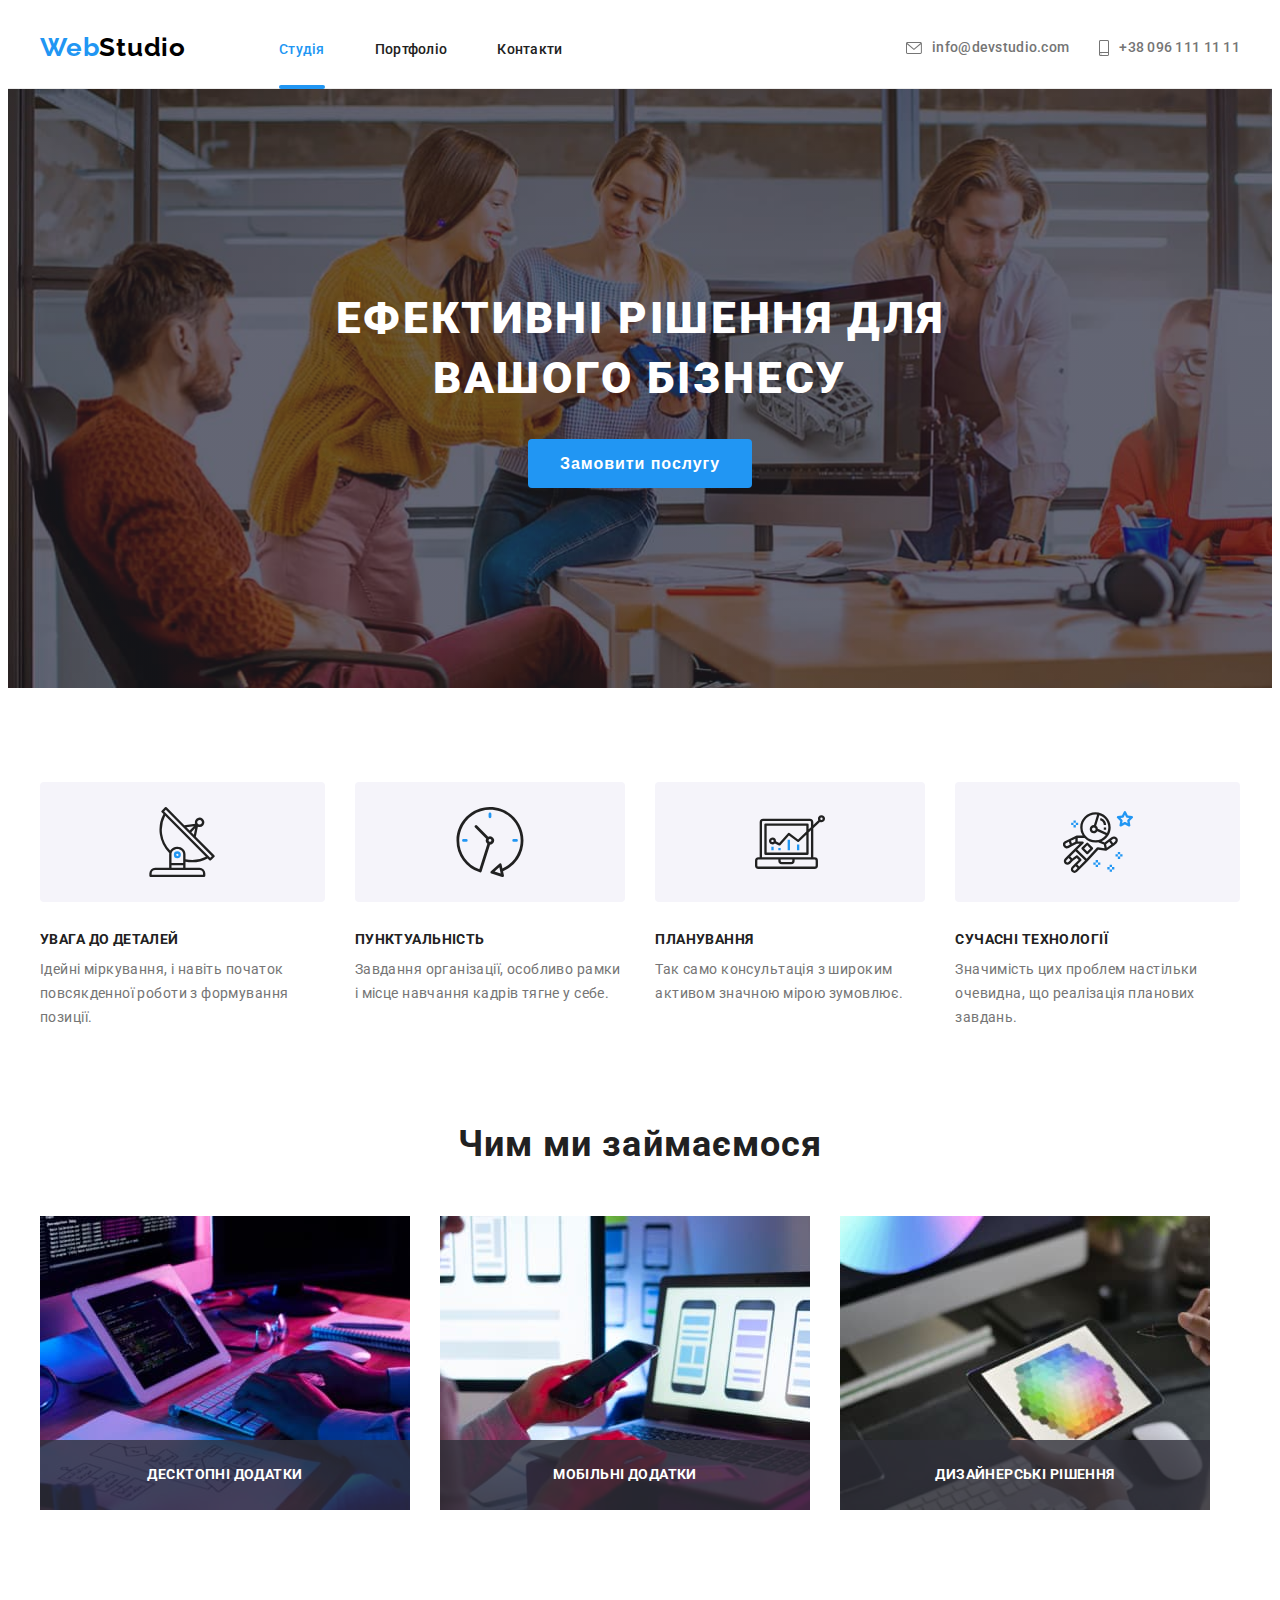
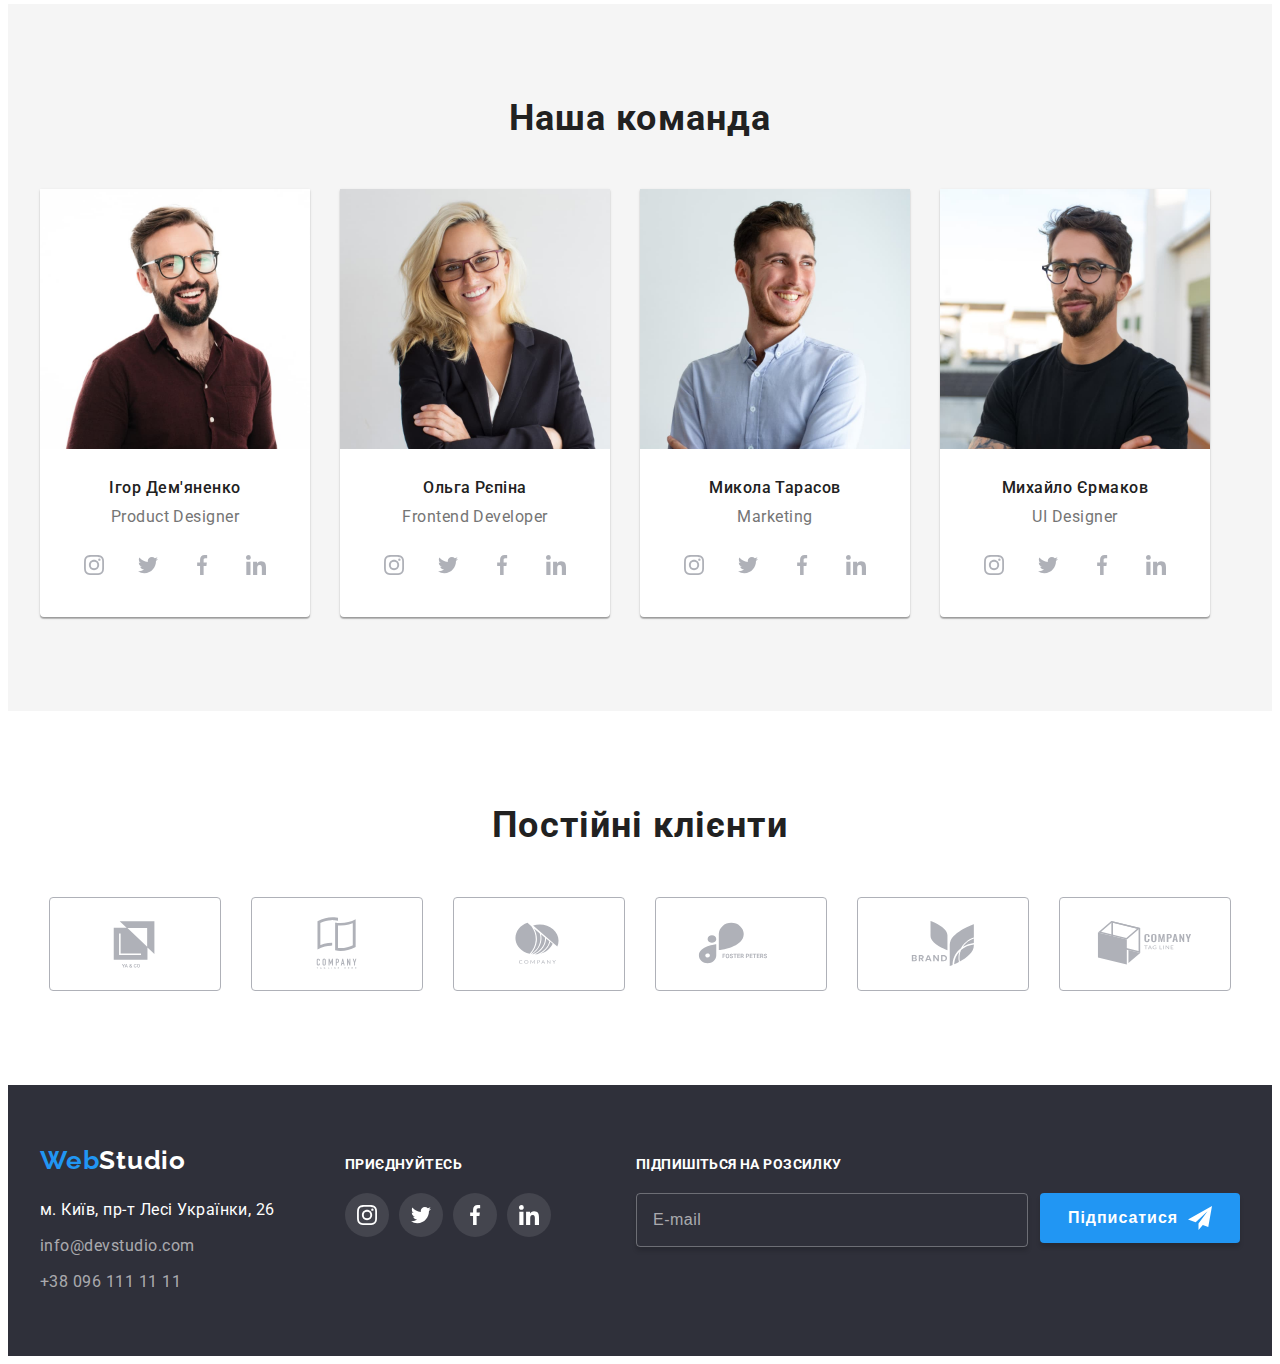
<file: index.html>
<!DOCTYPE html>
<html lang="uk">
  <head>
    <meta charset="UTF-8" />
    <meta http-equiv="X-UA-Compatible" content="IE=edge" />
    <meta name="viewport" content="width=device-width, initial-scale=1.0" />
    <title>Студія</title>
    <link rel="preconnect" href="https://fonts.googleapis.com" />
    <link rel="preconnect" href="https://fonts.gstatic.com" crossorigin />
    <link
      href="https://fonts.googleapis.com/css2?family=Raleway:wght@700&family=Roboto:wght@400;500;700;900&display=swap"
      rel="stylesheet"
    />
    <!-- modern normalise -->
    <link
      rel="stylesheet"
      href="https://cdnjs.cloudflare.com/ajax/libs/modern-normalize/1.1.0/modern-normalize.min.css"
      integrity="sha512-wpPYUAdjBVSE4KJnH1VR1HeZfpl1ub8YT/NKx4PuQ5NmX2tKuGu6U/JRp5y+Y8XG2tV+wKQpNHVUX03MfMFn9Q=="
      crossorigin="anonymous"
      referrerpolicy="no-referrer"
    />
    <!-- modern--normalise -->

    <!----- Styles ------->
    <link rel="stylesheet" href="./css/main.min.css" />
    <link rel="stylesheet" href="./css/styles.css" />
    <!----- Styles ------->
  </head>
  <body>
    <header class="header">
      <div class="header__container container">
        <a href="./index.html" class="logo logo_header link">
          <span class="logo__accent">Web</span>Studio</a
        >
        <nav class="nav">
          <ul class="nav__list list">
            <li class="nav__item">
              <a href="./index.html" class="nav__link nav__link--current link"
                >Студія</a
              >
            </li>
            <li class="nav__item">
              <a href="./portfolio.html" class="nav__link link">Портфоліо</a>
            </li>
            <li class="nav__item">
              <a href="" class="nav__link link">Контакти</a>
            </li>
          </ul>
        </nav>

        <ul class="contact list">
          <li>
            <a
              href="mailto:info@devstudio.com"
              class="contact__link header_contact__link link"
            >
              <svg class="contact__icon" width="16" height="12">
                <use href="./images/symbol-defs.svg#icon-envelope"></use>
              </svg>
              info@devstudio.com</a
            >
          </li>
          <li>
            <a
              href="tel:+380961111111"
              class="contact__link header_contact__link link"
            >
              <svg class="contact__icon" width="10" height="16">
                <use href="./images/symbol-defs.svg#icon-smartphone"></use>
              </svg>

              +38 096 111 11 11</a
            >
          </li>
        </ul>
      </div>
    </header>
    <main>
      <section class="hero__section">
        <div class="hero">
          <h1 class="hero__title">
            Ефективні рішення для <br />
            вашого бізнесу
          </h1>

          <button type="button" class="hero__button button" data-modal-open>
            Замовити послугу
          </button>
        </div>
      </section>
      <section class="features">
        <div class="features__container container">
          <ul class="features__list list">
            <li class="features__item">
              <div class="item__container">
                <svg class="features__icon" width="270" height="120">
                  <use href="./images/symbol-defs.svg#icon-antenna"></use>
                </svg>
              </div>
              <h2 class="features__title">УВАГА ДО ДЕТАЛЕЙ</h2>
              <p class="features__description">
                Ідейні міркування, і навіть початок повсякденної роботи з
                формування позиції.
              </p>
            </li>
            <li class="features__item">
              <div class="item__container">
                <svg class="features__icon" width="270" height="120">
                  <use href="./images/symbol-defs.svg#icon-clock"></use>
                </svg>
              </div>
              <h2 class="features__title">ПУНКТУАЛЬНІСТЬ</h2>
              <p class="features__description">
                Завдання організації, особливо рамки і місце навчання кадрів
                тягне у себе.
              </p>
            </li>
            <li class="features__item">
              <div class="item__container">
                <svg class="features__icon" width="270" height="120">
                  <use href="./images/symbol-defs.svg#icon-diagram"></use>
                </svg>
              </div>
              <h2 class="features__title">ПЛАНУВАННЯ</h2>
              <p class="features__description">
                Так само консультація з широким активом значною мірою зумовлює.
              </p>
            </li>
            <li class="features__item">
              <div class="item__container">
                <svg class="features__icon" width="270" height="120">
                  <use href="./images/symbol-defs.svg#icon-astronaut"></use>
                </svg>
              </div>
              <h2 class="features__title">СУЧАСНІ ТЕХНОЛОГІЇ</h2>
              <p class="features__description">
                Значимість цих проблем настільки очевидна, що реалізація
                планових завдань.
              </p>
            </li>
          </ul>
        </div>
      </section>

      <section class="work">
        <div class="work__container container">
          <h2 class="work__title">Чим ми займаємося</h2>
          <ul class="work__list list">
            <li class="work__item">
              <img src="./images/box1.jpg" alt="комп'ютер" width="370" />
              <div class="work__card">
                <p class="work__description">Десктопні додатки</p>
              </div>
            </li>
            <li class="work__item">
              <img src="./images/box2.jpg" alt="телефон" width="370" />
              <div class="work__card">
                <p class="work__description">Мобільні додатки</p>
              </div>
            </li>
            <li class="work__item">
              <img src="./images/box3.jpg" alt="планшет" width="370" />
              <div class="work__card">
                <p class="work__description">Дизайнерські рішення</p>
              </div>
            </li>
          </ul>
        </div>
      </section>
      <section class="team">
        <div class="team__container container">
          <h2 class="team__title">Наша команда</h2>
          <ul class="team__list list">
            <li class="team__item">
              <img src="./images/teamcard1.jpg" alt="чоловік" width="270" />
              <div class="team__card">
                <h3 class="team__name">Ігор Дем'яненко</h3>
                <p class="team__function">Product Designer</p>
                <ul class="social__list list">
                  <li class="social__item">
                    <a
                      href="http://instagram.com"
                      target="_blank"
                      rel="noopener noreferrer"
                      aria-label="Instagram"
                      class="social__link link"
                      ><svg class="social__icon" width="20" height="20">
                        <use
                          href="./images/symbol-defs.svg#icon-instagram-2"
                        ></use></svg
                    ></a>
                  </li>
                  <li class="social__item">
                    <a
                      href="http://twitter.com"
                      target="_blank"
                      rel="noopener noreferrer"
                      aria-label="Twitter"
                      class="social__link link"
                      ><svg class="social__icon" width="20" height="20">
                        <use
                          href="./images/symbol-defs.svg#icon-twitter-1"
                        ></use></svg
                    ></a>
                  </li>
                  <li class="social__item">
                    <a
                      href="http://facebook.com"
                      target="_blank"
                      rel="noopener noreferrer"
                      aria-label="Facebook"
                      class="social__link link"
                      ><svg class="social__icon" width="20" height="20">
                        <use
                          href="./images/symbol-defs.svg#icon-facebook"
                        ></use></svg
                    ></a>
                  </li>
                  <li class="social__item">
                    <a
                      href="http://linkedin.com"
                      target="_blank"
                      rel="noopener noreferrer"
                      aria-label="Linkedin"
                      class="social__link link"
                      ><svg class="social__icon" width="20" height="20">
                        <use
                          href="./images/symbol-defs.svg#icon-linkedin-1"
                        ></use></svg
                    ></a>
                  </li>
                </ul>
              </div>
            </li>
            <li class="team__item">
              <img src="./images/teamcard2.jpg" alt="жінка" width="270" />
              <div class="team__card">
                <h3 class="team__name">Ольга Рєпіна</h3>
                <p class="team__function">Frontend Developer</p>

                <ul class="social__list list">
                  <li class="social__item">
                    <a
                      href="http://instagram.com"
                      target="_blank"
                      rel="noopener noreferrer"
                      aria-label="Instagram"
                      class="social__link link"
                      ><svg class="social__icon" width="20" height="20">
                        <use
                          href="./images/symbol-defs.svg#icon-instagram-2"
                        ></use></svg
                    ></a>
                  </li>
                  <li class="social__item">
                    <a
                      href="http://twitter.com"
                      target="_blank"
                      rel="noopener noreferrer"
                      aria-label="Twitter"
                      class="social__link link"
                      ><svg class="social__icon" width="20" height="20">
                        <use
                          href="./images/symbol-defs.svg#icon-twitter-1"
                        ></use></svg
                    ></a>
                  </li>
                  <li class="social__item">
                    <a
                      href="http://facebook.com"
                      target="_blank"
                      rel="noopener noreferrer"
                      aria-label="Facebook"
                      class="social__link link"
                      ><svg class="social__icon" width="20" height="20">
                        <use
                          href="./images/symbol-defs.svg#icon-facebook"
                        ></use></svg
                    ></a>
                  </li>
                  <li class="social__item">
                    <a
                      href="http://linkedin.com"
                      target="_blank"
                      rel="noopener noreferrer"
                      aria-label="Linkedin"
                      class="social__link link"
                      ><svg class="social__icon" width="20" height="20">
                        <use
                          href="./images/symbol-defs.svg#icon-linkedin-1"
                        ></use></svg
                    ></a>
                  </li>
                </ul>
              </div>
            </li>
            <li class="team__item">
              <img src="./images/teamcard3.jpg" alt="чоловік" width="270" />
              <div class="team__card">
                <h3 class="team__name">Микола Тарасов</h3>
                <p class="team__function">Marketing</p>
                <ul class="social__list list">
                  <li class="social__item">
                    <a
                      href="http://instagram.com"
                      target="_blank"
                      rel="noopener noreferrer"
                      aria-label="Instagram"
                      class="social__link link"
                      ><svg class="social__icon" width="20" height="20">
                        <use
                          href="./images/symbol-defs.svg#icon-instagram-2"
                        ></use></svg
                    ></a>
                  </li>
                  <li class="social__item">
                    <a
                      href="http://twitter.com"
                      target="_blank"
                      rel="noopener noreferrer"
                      aria-label="Twitter"
                      class="social__link link"
                      ><svg class="social__icon" width="20" height="20">
                        <use
                          href="./images/symbol-defs.svg#icon-twitter-1"
                        ></use></svg
                    ></a>
                  </li>
                  <li class="social__item">
                    <a
                      href="http://facebook.com"
                      target="_blank"
                      rel="noopener noreferrer"
                      aria-label="Facebook"
                      class="social__link link"
                      ><svg class="social__icon" width="20" height="20">
                        <use
                          href="./images/symbol-defs.svg#icon-facebook"
                        ></use></svg
                    ></a>
                  </li>
                  <li class="social__item">
                    <a
                      href="http://linkedin.com"
                      target="_blank"
                      rel="noopener noreferrer"
                      aria-label="Linkedin"
                      class="social__link link"
                      ><svg class="social__icon" width="20" height="20">
                        <use
                          href="./images/symbol-defs.svg#icon-linkedin-1"
                        ></use></svg
                    ></a>
                  </li>
                </ul>
              </div>
            </li>
            <li class="team__item">
              <img src="./images/teamcard4.jpg" alt="чоловік" width="270" />
              <div class="team__card">
                <h3 class="team__name">Михайло Єрмаков</h3>
                <p class="team__function">UI Designer</p>
                <ul class="social__list list">
                  <li class="social__item">
                    <a
                      href="http://instagram.com"
                      target="_blank"
                      rel="noopener noreferrer"
                      aria-label="Instagram"
                      class="social__link link"
                      ><svg class="social__icon" width="20" height="20">
                        <use
                          href="./images/symbol-defs.svg#icon-instagram-2"
                        ></use></svg
                    ></a>
                  </li>
                  <li class="social__item">
                    <a
                      href="http://twitter.com"
                      target="_blank"
                      rel="noopener noreferrer"
                      aria-label="Twitter"
                      class="social__link link"
                      ><svg class="social__icon" width="20" height="20">
                        <use
                          href="./images/symbol-defs.svg#icon-twitter-1"
                        ></use></svg
                    ></a>
                  </li>
                  <li class="social__item">
                    <a
                      href="http://facebook.com"
                      target="_blank"
                      rel="noopener noreferrer"
                      aria-label="Facebook"
                      class="social__link link"
                      ><svg class="social__icon" width="20" height="20">
                        <use
                          href="./images/symbol-defs.svg#icon-facebook"
                        ></use></svg
                    ></a>
                  </li>
                  <li class="social__item">
                    <a
                      href="http://linkedin.com"
                      target="_blank"
                      rel="noopener noreferrer"
                      aria-label="Linkedin"
                      class="social__link link"
                      ><svg class="social__icon" width="20" height="20">
                        <use
                          href="./images/symbol-defs.svg#icon-linkedin-1"
                        ></use></svg
                    ></a>
                  </li>
                </ul>
              </div>
            </li>
          </ul>
        </div>
      </section>
      <section>
        <div class="customer">
          <h4 class="customer__title">Постійні клієнти</h4>
          <ul class="customer__list list">
            <li class="customer__item">
              <a
                href=""
                target="_blank"
                rel="noopener noreferrer"
                aria-label="YA and CO"
                class="customer__link"
                ><svg class="customer__icon" width="106" height="60">
                  <use href="./images/symbol-defs.svg#icon-Logo"></use></svg
              ></a>
            </li>
            <li class="customer__item">
              <a
                href=""
                target="_blank"
                rel="noopener noreferrer"
                aria-label="Company"
                class="customer__link"
                ><svg class="customer__icon" width="106" height="60">
                  <use href="./images/symbol-defs.svg#icon-Logo-1"></use></svg
              ></a>
            </li>
            <li class="customer__item">
              <a
                href=""
                target="_blank"
                rel="noopener noreferrer"
                aria-label="Company"
                class="customer__link"
                ><svg class="customer__icon" width="106" height="60">
                  <use href="./images/symbol-defs.svg#icon-Logo-2"></use></svg
              ></a>
            </li>
            <li class="customer__item">
              <a
                href=""
                target="_blank"
                rel="noopener noreferrer"
                aria-label="Foster Peters"
                class="customer__link"
                ><svg class="customer__icon" width="106" height="60">
                  <use href="./images/symbol-defs.svg#icon-Logo-3"></use></svg
              ></a>
            </li>
            <li class="customer__item">
              <a
                href=""
                target="_blank"
                rel="noopener noreferrer"
                aria-label="Brand"
                class="customer__link"
                ><svg class="customer__icon" width="106" height="60">
                  <use href="./images/symbol-defs.svg#icon-Logo-4"></use></svg
              ></a>
            </li>
            <li class="customer__item">
              <a
                href=""
                target="_blank"
                rel="noopener noreferrer"
                aria-label="Company"
                class="customer__link"
                ><svg class="customer__icon" width="106" height="60">
                  <use href="./images/symbol-defs.svg#icon-Logo-5"></use></svg
              ></a>
            </li>
          </ul>
        </div>
      </section>
    </main>
    <!---------------------------------------футер------------------------------->
    <footer>
      <div class="footer__container container">
        <div class="contacts">
          <a href="./index.html" class="logo logo_footer">
            <span class="logo__accent">Web</span>Studio</a
          >

          <address class="contacts__address">
            <ul class="contacts__list list">
              <li class="contacts__item place">
                <a
                  href="https://goo.gl/maps/F3Wcqm65jkXbEVyU7"
                  class="contacts__map link"
                  target="_blank"
                  rel="noopener noreferrer"
                  >м. Київ, пр-т Лесі Українки, 26</a
                >
              </li>
              <li class="contacts__item mail-fotter">
                <a
                  href="mailto:info@devstudio.com"
                  class="footer__contacts link"
                  >info@devstudio.com</a
                >
              </li>
              <li class="contacts__item tel-fotter">
                <a href="tel:+380961111111" class="footer__contacts link"
                  >+38 096 111 11 11</a
                >
              </li>
            </ul>
          </address>
        </div>
        <div class="social">
          <h4 class="social__title">приєднуйтесь</h4>
          <ul class="social__list list">
            <li class="social__item">
              <a
                href="http://instagram.com"
                target="_blank"
                rel="noopener noreferrer"
                aria-label="Instagram"
                class="footer__social__link"
                ><svg class="footer__social__icon" width="20" height="20">
                  <use
                    href="./images/symbol-defs.svg#icon-instagram-2"
                  ></use></svg
              ></a>
            </li>
            <li class="social__item">
              <a
                href="http://twitter.com"
                target="_blank"
                rel="noopener noreferrer"
                aria-label="Twitter"
                class="footer__social__link"
                ><svg class="footer__social__icon" width="20" height="20">
                  <use
                    href="./images/symbol-defs.svg#icon-twitter-1"
                  ></use></svg
              ></a>
            </li>
            <li class="social__item">
              <a
                href="http://facebook.com"
                target="_blank"
                rel="noopener noreferrer"
                aria-label="Facebook"
                class="footer__social__link"
                ><svg class="footer__social__icon" width="20" height="20">
                  <use href="./images/symbol-defs.svg#icon-facebook"></use></svg
              ></a>
            </li>
            <li class="social__item">
              <a
                href="http://linkedin.com"
                target="_blank"
                rel="noopener noreferrer"
                aria-label="Linkedin"
                class="footer__social__link"
                ><svg class="footer__social__icon" width="20" height="20">
                  <use
                    href="./images/symbol-defs.svg#icon-linkedin-1"
                  ></use></svg
              ></a>
            </li>
          </ul>
        </div>
        <div class="subscribe">
          <p class="subscribe__description">Підпишіться на розсилку</p>
          <form class="subscribe__form" autocomplete="off">
            <input
              class="subscribe__mail"
              autocomplete="email"
              type="email"
              name="mail"
              required
              placeholder="E-mail"
            />
            <button type="sumbit" class="subscribe__button button">
              Підписатися
              <svg class="subscribe__icon" width="24" height="24">
                <use href="./images/symbol-defs.svg#icon-icon-send"></use>
              </svg>
            </button>
          </form>
        </div>
      </div>
    </footer>
    <!---------------------------------------футер------------------------------->
    <!-- ------------------------------модальне вікно----------------------------- -->
    <div class="backdrop is-hidden" data-modal>
      <div class="modal">
        <button class="modal__button-close" data-modal-close>
          <svg class="modal__icon-close" width="11" height="11">
            <use href="./images/symbol-defs.svg#icon-close"></use>
          </svg>
        </button>
        <p class="modal__title">Залиште свої дані, ми вам передзвонимо</p>
        <form class="modal__form" name="modal__form">
          <div class="modal__group" role="group">
            <label class="modal__label" for="user_name">Ім'я</label>
            <div class="modal__wrapper">
              <input
                class="modal__input"
                type="text"
                name="user_name"
                id="user_name"
                required
              />
              <svg class="modal__icon" width="18" height="18">
                <use href="./images/symbol-defs.svg#icon-person-black"></use>
              </svg>
            </div>
            <label class="modal__label" for="user_phone">Телефон</label>
            <div class="modal__wrapper">
              <input
                class="modal__input"
                type="tel"
                name="user_phone"
                id="user_phone"
                required
              />
              <svg class="modal__icon" width="18" height="18">
                <use href="./images/symbol-defs.svg#icon-phone"></use>
              </svg>
            </div>
            <label class="modal__label" for="user_mail">Пошта</label>
            <div class="modal__wrapper">
              <input
                class="modal__input"
                type="text"
                name="user_mail"
                id="user_mail"
                required
              />
              <svg class="modal__icon" width="18" height="18">
                <use href="./images/symbol-defs.svg#icon-mail"></use>
              </svg>
            </div>
            <label class="modal__label" for="user_message">Коментар</label>
            <textarea
              class="modal__message"
              name="user_message"
              placeholder="Введіть текст"
              id="user_message"
              rows="7"
            ></textarea>
          </div>
          <div class="modal__agreement" role="group">
            <input
              class="modal__form-checkbox"
              type="checkbox"
              id="user-agreement"
              required
            />
            <label class="modal__form-agreement-desc" for="user-agreement"
              >Погоджуюся з розсилкою та приймаю
              <a class="modal__form-agreement-link" href=""
                >Умови договору</a
              ></label
            >
          </div>
          <button class="modal__form-btn button" type="submit">
            Відправити
          </button>
        </form>
      </div>
    </div>
    <script src="./js/modal.js"></script>
  </body>
</html>
</file>
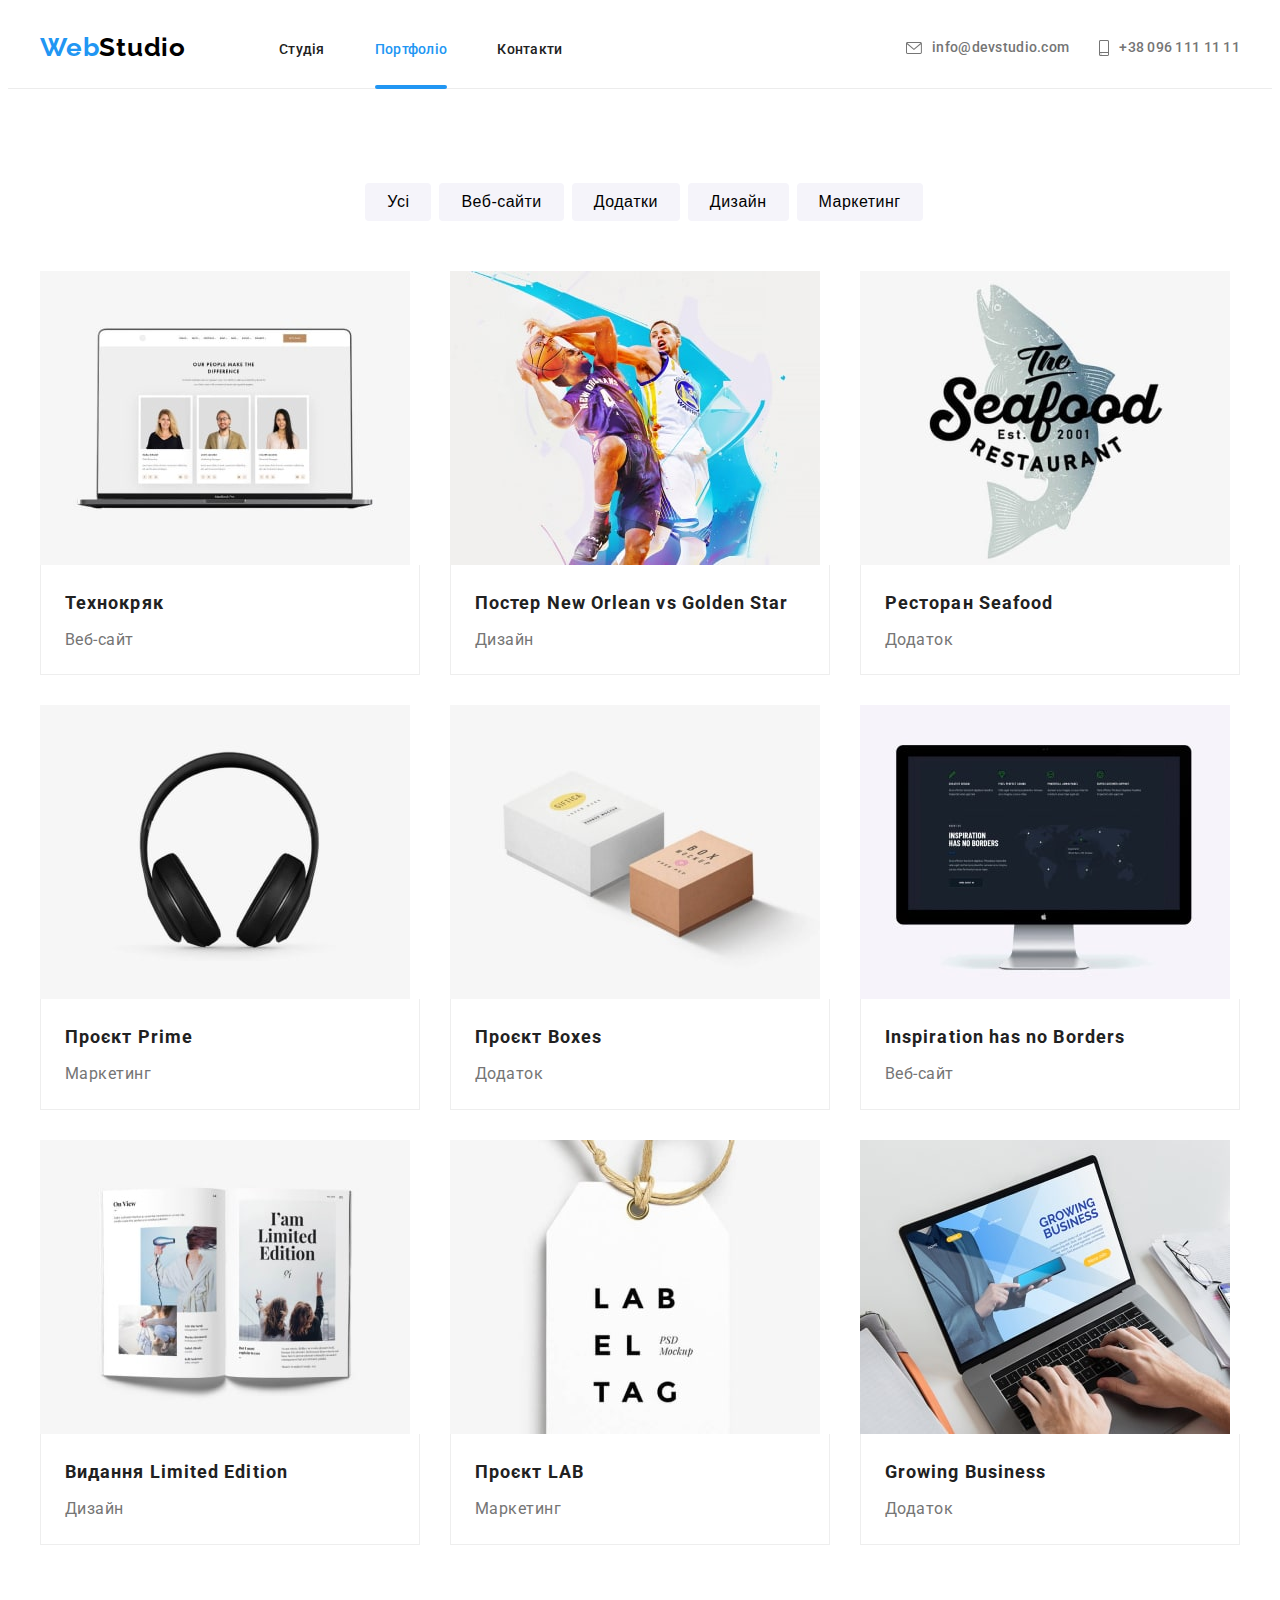
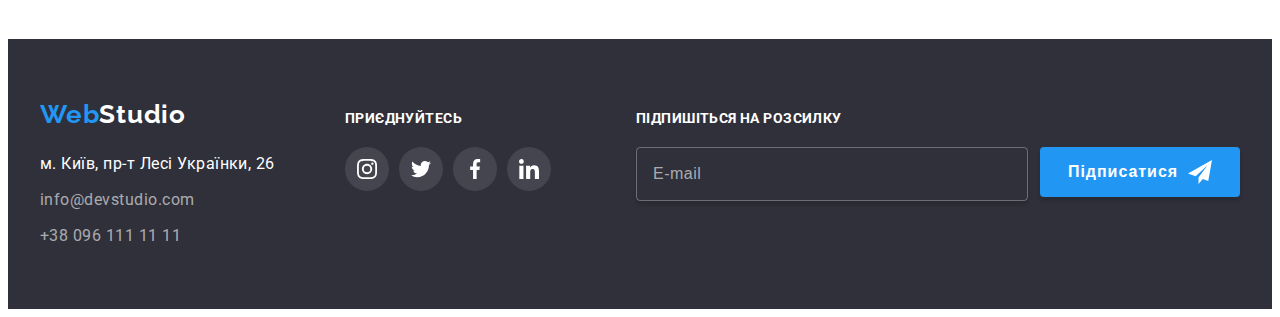
<file: portfolio.html>
<!DOCTYPE html>
<html lang="uk">
  <head>
    <meta charset="UTF-8" />
    <meta http-equiv="X-UA-Compatible" content="IE=edge" />
    <meta name="viewport" content="width=device-width, initial-scale=1.0" />
    <title>Портфоліо</title>
    <link rel="preconnect" href="https://fonts.googleapis.com" />
    <link rel="preconnect" href="https://fonts.gstatic.com" crossorigin />
    <link
      href="https://fonts.googleapis.com/css2?family=Raleway:wght@700&family=Roboto:wght@400;500;700;900&display=swap"
      rel="stylesheet"
    />
    <!-- modern normalise -->
    <link
      rel="stylesheet"
      href="https://cdnjs.cloudflare.com/ajax/libs/modern-normalize/1.1.0/modern-normalize.min.css"
      integrity="sha512-wpPYUAdjBVSE4KJnH1VR1HeZfpl1ub8YT/NKx4PuQ5NmX2tKuGu6U/JRp5y+Y8XG2tV+wKQpNHVUX03MfMFn9Q=="
      crossorigin="anonymous"
      referrerpolicy="no-referrer"
    />
    <!-- modern normalise -->
    <!----- Styles ------->
    <link rel="stylesheet" href="./css/main.min.css" />
    <link rel="stylesheet" href="./css/styles.css" />
    <!----- Styles ------->
  </head>
  <body>
    <header class="header">
      <div class="header__container container">
        <a href="./index.html" class="logo logo_header link">
          <span class="logo__accent">Web</span>Studio</a
        >
        <nav class="nav">
          <ul class="nav__list list">
            <li class="nav__item">
              <a href="./index.html" class="nav__link link">Студія</a>
            </li>
            <li class="nav__item">
              <a
                href="./portfolio.html"
                class="nav__link nav__link--current link"
                >Портфоліо</a
              >
            </li>
            <li class="nav__item">
              <a href="" class="nav__link link">Контакти</a>
            </li>
          </ul>
        </nav>

        <ul class="contact list">
          <li>
            <a
              href="mailto:info@devstudio.com"
              class="contact__link header_contact__link link"
            >
              <svg class="contact__icon" width="16" height="12">
                <use href="./images/symbol-defs.svg#icon-envelope"></use>
              </svg>
              info@devstudio.com</a
            >
          </li>
          <li>
            <a
              href="tel:+380961111111"
              class="contact__link header_contact__link link"
            >
              <svg class="contact__icon" width="10" height="16">
                <use href="./images/symbol-defs.svg#icon-smartphone"></use>
              </svg>

              +38 096 111 11 11</a
            >
          </li>
        </ul>
      </div>
    </header>
    <main>
      <section class="filter__section">
        <div class="container">
          <ul class="filter__list list">
            <li>
              <button type="button" class="button__item button">Усі</button>
            </li>
            <li>
              <button type="button" class="button__item button">
                Веб-сайти
              </button>
            </li>
            <li>
              <button type="button" class="button__item button">Додатки</button>
            </li>
            <li>
              <button type="button" class="button__item button">Дизайн</button>
            </li>
            <li>
              <button type="button" class="button__item button">
                Маркетинг
              </button>
            </li>
          </ul>
        </div>
        <h2 hidden>Наші проєкти</h2>
        <div class="container">
          <ul class="product__list list">
            <li class="product__item">
              <div class="product__thumb">
                <img src="./images/project1.jpg" alt="Лептоп" width="370" />
                <p class="product__description">
                  Ресурс пропонує комплексні пропозиції з різним рівнем
                  функціоналу та сервісів. Все це дозволить відвідувачу отримати
                  вичерпні відомості про компанію чи приватну особу.
                </p>
              </div>
              <div class="product__content">
                <h3 class="product__name">Технокряк</h3>
                <p class="product__function">Веб-сайт</p>
              </div>
            </li>

            <li class="product__item">
              <div class="product__thumb">
                <img
                  src="./images/project2.jpg"
                  alt="Баскетболісти"
                  width="370"
                />
                <p class="product__description">
                  Ресурс пропонує комплексні пропозиції з різним рівнем
                  функціоналу та сервісів. Все це дозволить відвідувачу отримати
                  вичерпні відомості про компанію чи приватну особу.
                </p>
              </div>
              <div class="product__content">
                <h3 class="product__name">Постер New Orlean vs Golden Star</h3>
                <p class="product__function">Дизайн</p>
              </div>
            </li>
            <li class="product__item">
              <div class="product__thumb">
                <img src="./images/project3.jpg" alt="Риба" width="370" />
                <p class="product__description">
                  Ресурс пропонує комплексні пропозиції з різним рівнем
                  функціоналу та сервісів. Все це дозволить відвідувачу отримати
                  вичерпні відомості про компанію чи приватну особу.
                </p>
              </div>
              <div class="product__content">
                <h3 class="product__name">Ресторан Seafood</h3>
                <p class="product__function">Додаток</p>
              </div>
            </li>
            <li class="product__item">
              <div class="product__thumb">
                <img src="./images/project4.jpg" alt="Навушники" width="370" />
                <p class="product__description">
                  Ресурс пропонує комплексні пропозиції з різним рівнем
                  функціоналу та сервісів. Все це дозволить відвідувачу отримати
                  вичерпні відомості про компанію чи приватну особу.
                </p>
              </div>
              <div class="product__content">
                <h3 class="product__name">Проєкт Prime</h3>
                <p class="product__function">Маркетинг</p>
              </div>
            </li>
            <li class="product__item">
              <div class="product__thumb">
                <img src="./images/project5.jpg" alt="Коробка" width="370" />
                <p class="product__description">
                  Ресурс пропонує комплексні пропозиції з різним рівнем
                  функціоналу та сервісів. Все це дозволить відвідувачу отримати
                  вичерпні відомості про компанію чи приватну особу.
                </p>
              </div>
              <div class="product__content">
                <h3 class="product__name">Проєкт Boxes</h3>
                <p class="product__function">Додаток</p>
              </div>
            </li>
            <li class="product__item">
              <div class="product__thumb">
                <img src="./images/project6.jpg" alt="Моноблок" width="370" />
                <p class="product__description">
                  Ресурс пропонує комплексні пропозиції з різним рівнем
                  функціоналу та сервісів. Все це дозволить відвідувачу отримати
                  вичерпні відомості про компанію чи приватну особу.
                </p>
              </div>
              <div class="product__content">
                <h3 class="product__name">Inspiration has no Borders</h3>
                <p class="product__function">Веб-сайт</p>
              </div>
            </li>
            <li class="product__item">
              <div class="product__thumb">
                <img src="./images/project7.jpg" alt="Книга" width="370" />
                <p class="product__description">
                  Ресурс пропонує комплексні пропозиції з різним рівнем
                  функціоналу та сервісів. Все це дозволить відвідувачу отримати
                  вичерпні відомості про компанію чи приватну особу.
                </p>
              </div>
              <div class="product__content">
                <h3 class="product__name">Видання Limited Edition</h3>
                <p class="product__function">Дизайн</p>
              </div>
            </li>
            <li class="product__item">
              <div class="product__thumb">
                <img src="./images/project8.jpg" alt="Бірка" width="370" />
                <p class="product__description">
                  Ресурс пропонує комплексні пропозиції з різним рівнем
                  функціоналу та сервісів. Все це дозволить відвідувачу отримати
                  вичерпні відомості про компанію чи приватну особу.
                </p>
              </div>
              <div class="product__content">
                <h3 class="product__name">Проєкт LAB</h3>
                <p class="product__function">Маркетинг</p>
              </div>
            </li>
            <li class="product__item">
              <div class="product__thumb">
                <img src="./images/project9.jpg" alt="Ноутбук" width="370" />
                <p class="product__description">
                  Ресурс пропонує комплексні пропозиції з різним рівнем
                  функціоналу та сервісів. Все це дозволить відвідувачу отримати
                  вичерпні відомості про компанію чи приватну особу.
                </p>
              </div>
              <div class="product__content">
                <h3 class="product__name">Growing Business</h3>
                <p class="product__function">Додаток</p>
              </div>
            </li>
          </ul>
        </div>
      </section>
    </main>
    <footer>
      <div class="footer__container container">
        <div class="contacts">
          <a href="./index.html" class="logo logo_footer">
            <span class="logo__accent">Web</span>Studio</a
          >

          <address class="contacts__address">
            <ul class="contacts__list list">
              <li class="contacts__item place">
                <a
                  href="https://goo.gl/maps/F3Wcqm65jkXbEVyU7"
                  class="contacts__map link"
                  target="_blank"
                  rel="noopener noreferrer"
                  >м. Київ, пр-т Лесі Українки, 26</a
                >
              </li>
              <li class="contacts__item mail-fotter">
                <a
                  href="mailto:info@devstudio.com"
                  class="footer__contacts link"
                  >info@devstudio.com</a
                >
              </li>
              <li class="contacts__item tel-fotter">
                <a href="tel:+380961111111" class="footer__contacts link"
                  >+38 096 111 11 11</a
                >
              </li>
            </ul>
          </address>
        </div>
        <div class="social">
          <h4 class="social__title">приєднуйтесь</h4>
          <ul class="social__list list">
            <li class="social__item">
              <a
                href="http://instagram.com"
                target="_blank"
                rel="noopener noreferrer"
                aria-label="Instagram"
                class="footer__social__link"
                ><svg class="footer__social__icon" width="20" height="20">
                  <use
                    href="./images/symbol-defs.svg#icon-instagram-2"
                  ></use></svg
              ></a>
            </li>
            <li class="social__item">
              <a
                href="http://twitter.com"
                target="_blank"
                rel="noopener noreferrer"
                aria-label="Twitter"
                class="footer__social__link"
                ><svg class="footer__social__icon" width="20" height="20">
                  <use
                    href="./images/symbol-defs.svg#icon-twitter-1"
                  ></use></svg
              ></a>
            </li>
            <li class="social__item">
              <a
                href="http://facebook.com"
                target="_blank"
                rel="noopener noreferrer"
                aria-label="Facebook"
                class="footer__social__link"
                ><svg class="footer__social__icon" width="20" height="20">
                  <use href="./images/symbol-defs.svg#icon-facebook"></use></svg
              ></a>
            </li>
            <li class="social__item">
              <a
                href="http://linkedin.com"
                target="_blank"
                rel="noopener noreferrer"
                aria-label="Linkedin"
                class="footer__social__link"
                ><svg class="footer__social__icon" width="20" height="20">
                  <use
                    href="./images/symbol-defs.svg#icon-linkedin-1"
                  ></use></svg
              ></a>
            </li>
          </ul>
        </div>
        <div class="subscribe">
          <p class="subscribe__description">Підпишіться на розсилку</p>
          <form class="subscribe__form" autocomplete="off">
            <input
              class="subscribe__mail"
              autocomplete="email"
              type="email"
              name="mail"
              required
              placeholder="E-mail"
            />
            <button type="sumbit" class="subscribe__button button">
              Підписатися
              <svg class="subscribe__icon" width="24" height="24">
                <use href="./images/symbol-defs.svg#icon-icon-send"></use>
              </svg>
            </button>
          </form>
        </div>
      </div>
    </footer>
  </body>
</html>
</file>
<file: css/styles.css>
/* html {
  box-sizing: border-box;
}
*,
*::before,
*::after {
  box-sizing: inherit;
} */
/* h1,
h2,
h3,
h4,
h5,
h6,
p {
  margin: 0;
} */
/* :root {
  --accent-color: #2196f3;
  --titles-color: #212121;
  --text-color: #757575;
  --background-color: #2f303a;
  --button-color: #f5f4fa;
  --logo-header: #000000;
  --logo-footer: #ffffff;
  --contacts-footer: rgba(255, 255, 255, 0.6);
  --hero: #ffffff;
  --background-secondary: #f5f5f5;
} */

/* body {
  font-family: "Roboto", sans-serif;
  color: #212121;
}
img {
  display: block;
  max-width: 100%;
  height: auto;
} */
/* .list {
  list-style: none;
  margin: 0;
  padding: 0;
}
.link {
  text-decoration: none;
  font-style: normal;
} */
/* --------------------------------- --container--------------------------- */
/* .container {
  width: 1200px;
  padding-left: 15px;
  padding-right: 15px;
  margin-left: auto;
  margin-right: auto;
} */
/* -------------------------------------container-------------------------- */
/* -------------------------------------logo------------------------------- */
/* .logo__accent {
  color: var(--accent-color);
}

.logo {
  color: var(--logo-header);
  text-decoration: none;
  font-family: "Raleway";

  font-weight: 700;
  font-size: 26px;
  line-height: 1.2;
  letter-spacing: 0.03em;
}
.logo_header {
  padding-top: 24px;
  padding-bottom: 25px;
} */

/* -------------------------------------logo--------------------------------- */

/* -------------------------------------header------------------------------- */
/* .header__container {
  display: flex;
  align-items: center;
}
.nav {
  margin-left: 93px;
}

.nav__list {
  display: flex;
  align-items: center;
  gap: 50px;
}
.contact {
  display: flex;
  align-items: center;
  gap: 30px;
  margin-left: auto;
}

.header_contact__link {
  display: flex;
  gap: 10px;
}

.contact__link {
  align-items: center;
  color: var(--text-color);
  font-weight: 500;
  font-size: 14px;
  line-height: 1.14;
  letter-spacing: 0.02em;
  transition-property: color;
  transition-duration: 250ms;
  transition-timing-function: cubic-bezier(0.4, 0, 0.2, 1);
}
.contact__link:hover,
.contact__link:focus {
  color: var(--accent-color);
}
.contact__icon {
  fill: currentColor;
}

.nav__link {
  font-size: 14px;
  line-height: 1.14;
  letter-spacing: 0.02em;

  color: inherit;
  font-weight: 500;
  padding-top: 32px;
  padding-bottom: 32px;
  transition-property: color;
  transition-duration: 250ms;
  transition-timing-function: cubic-bezier(0.4, 0, 0.2, 1);
}
.nav__link:hover,
.nav__link:focus {
  color: var(--accent-color);
}
.nav__link--current {
  position: relative;
  color: var(--accent-color);
  font-weight: 500;
  font-size: 14px;
  line-height: 1.14;
  letter-spacing: 0.02em;

  padding-top: 32px;
  padding-bottom: 32px;
}
.nav__link--current::after {
  position: absolute;
  display: inline-block;
  content: "";
  width: 100%;
  height: 4px;
  background: var(--accent-color);
  border-radius: 2px;
  left: 0;
  bottom: 0;
} */

/* ------------------------------------header------------------------------------------ */
/* ------------------------------------hero-------------------------------------------- */
/* .hero {
  max-width: 1600px;
  max-height: 600px;
  margin-left: auto;
  margin-right: auto;
  background-color: var(--background-color);
  background-image: linear-gradient(
      to right,
      rgba(47, 48, 58, 0.4),
      rgba(47, 48, 58, 0.4)
    ),
    url(../images/hero.jpg);

  background-repeat: no-repeat;
  background-size: cover;

  padding-top: 200px;
  padding-bottom: 200px;
} */

/* .header {
  border-bottom: 1px solid #ececec;
} */

/* .hero__title {
  color: #ffffff;
  font-weight: 900;
  font-size: 44px;
  line-height: 1.36;
  text-align: center;
  letter-spacing: 0.06em;
  text-transform: uppercase;
  margin-bottom: 30px;
} */
/* .hero__button {
  display: flex;
  margin-left: auto;
  margin-right: auto;
  padding: 10px 32px;
  min-width: 216px;
  font-weight: 700;
  line-height: 1.85;
  letter-spacing: 0.06em;
  color: #ffffff;
  background-color: var(--accent-color);
}

.hero__button:hover,
.hero__button:focus {
  background-color: #188ce8;
} */

/* .button {
  border-radius: 4px;
  border: none;
  align-items: center;
  text-align: center;
  font-size: 16px;
  cursor: pointer;
  transition-property: background-color;
  transition-duration: 250ms;
  transition-timing-function: cubic-bezier(0.4, 0, 0.2, 1);
} */

/* -------------------------------------------hero---------------------------------------- */

/* =========чим ми займаємося======= */

/* .features__icon {
  width: 70px;
  height: 70px;
}
.item__container {
  display: flex;
  justify-content: center;
  margin-bottom: 30px;
  height: 120px;
  align-items: center;

  border-radius: 4px;
  background-color: #f5f4fa;
}

.work__item {
  position: relative;
}
.work__card {
  position: absolute;
  bottom: 0;
  padding-top: 27px;
  padding-bottom: 27px;
  width: 100%;
  background: rgba(47, 48, 58, 0.8);
}

.work__description {
  font-weight: 700;
  font-size: 14px;
  line-height: 1.14;
  text-align: center;
  letter-spacing: 0.03em;
  text-transform: uppercase;

  color: #ffffff;
} */

/*-----------------------------------кнопки портфоліо-------------------------------------------------  */
/* .button__item {
  margin-left: 8px;
  padding: 6px 22px;

  font-weight: 500;
  font-size: 16px;
  line-height: 1.6;
  letter-spacing: 0.03em;

  background-color: var(--button-color);
}

.button__item:hover,
.button__item:focus {
  color: var(--button-color);
  background-color: var(--accent-color);
  box-shadow: 0px 3px 1px rgba(0, 0, 0, 0.1), 0px 1px 2px rgba(0, 0, 0, 0.08),
    0px 2px 2px rgba(0, 0, 0, 0.12);
} */

/*-----------------------------------кнопки портфоліо-------------------------------------------------  */
/* 
.features__description {
  color: var(--text-color);
  font-size: 14px;
  line-height: 1.7;
  letter-spacing: 0.03em;
}

.features__container {
  padding-top: 94px;
}
.features__list {
  display: flex;
}
.features__list .features__item:not(:last-child) {
  margin-right: 30px;
}
.features__item {
  min-width: 270px;
} */
/* .work {
  padding-top: 94px;
} */

/* .social__list {
  display: flex;
  justify-content: center;
  align-items: center;
  gap: 10px;
}

.social__link {
  display: flex;
  justify-content: center;
  align-items: center;
  width: 44px;
  height: 44px;
  border-radius: 50%;
  color: #afb1b8;
  transition-property: background-color;
  transition-duration: 250ms;
  transition-timing-function: cubic-bezier(0.4, 0, 0.2, 1);
}
.social__link:hover,
.social__link:focus {
  background-color: var(--accent-color);
  color: #ffffff;
  border-radius: 50%;
}
.social__icon {
  fill: currentColor;
  transition-property: color;
  transition-duration: 250ms;
  transition-timing-function: cubic-bezier(0.4, 0, 0.2, 1);
} */
/* .customer__title {
  padding-top: 94px;
  margin-bottom: 50px;
  font-weight: 700;
  font-size: 36px;
  line-height: 1.16;
  text-align: center;
  letter-spacing: 0.03em;

  color: var(--titles-color);
}
.customer__link {
  display: flex;
  justify-content: center;
  align-items: center;
  width: 170px;
  height: 92px;
  color: #afb1b8;
  border: 1px solid #afb1b8;
  border-radius: 4px;
  transition-property: color border-color;
  transition-duration: 250ms;
  transition-timing-function: cubic-bezier(0.4, 0, 0.2, 1);
}
.customer__link:hover,
.customer__link:focus {
  color: var(--accent-color);
  border: 1px solid var(--accent-color);
}
.customer__icon {
  fill: currentColor;
}
.customer__list {
  display: flex;
  justify-content: center;
  gap: 30px;
  padding-bottom: 94px;
} */

/* .features__title {
  font-weight: 700;
  font-size: 14px;
  line-height: 1.14;
  letter-spacing: 0.03em;
  text-transform: uppercase;
  margin-bottom: 10px;
} */
/* .product__name {
  font-weight: 700;
  font-size: 18px;
  line-height: 2;
  letter-spacing: 0.06em;
  margin-bottom: 4px;
}
.product__function {
  font-size: 16px;
  line-height: 1.85;
  letter-spacing: 0.03em;
  color: var(--text-color);
} */
/* .work__title {
  margin-bottom: 50px;
  text-align: center;
  font-weight: 700;
  font-size: 36px;
  line-height: 1.16;

  letter-spacing: 0.03em;
}
.work__list {
  display: flex;
  gap: 30px;
  padding-bottom: 94px;
} */
/* .team {
  background-color: var(--background-secondary);
  padding-bottom: 94px;
}
.team__title {
  font-weight: 700;
  font-size: 36px;
  line-height: 1.16;
  text-align: center;
  letter-spacing: 0.03em;
  color: var(--titles-color);
  margin-bottom: 50px;
  padding-top: 94px;
}
.team__list {
  display: flex;
  gap: 30px;
}
.team__card {
  padding-top: 30px;
  padding-bottom: 30px;
}

.team__item {
  width: 270px;
  background-color: #ffffff;
  box-shadow: 0px 1px 3px rgba(0, 0, 0, 0.12), 0px 1px 1px rgba(0, 0, 0, 0.14),
    0px 2px 1px rgba(0, 0, 0, 0.2);
  border-radius: 0px 0px 4px 4px;
}
.team__name {
  font-weight: 500;
  font-size: 16px;
  line-height: 1.18;
  letter-spacing: 0.03em;
  color: var(--titles-color);

  text-align: center;
}

.team__function {
  margin-top: 10px;
  margin-bottom: 16px;
  text-align: center;
  font-size: 16px;
  line-height: 1.18;
  letter-spacing: 0.03em;
  color: var(--text-color);
} */

/* .filter__list {
  display: flex;
  justify-content: center;

  margin-bottom: 50px;
} */
/* .product__list {
  display: flex;
  flex-wrap: wrap;
  gap: 30px;
}
.product__item {
  flex-basis: calc((100% - 60px) / 3);

  transition-property: box-shadow;
  transition-duration: 250ms;
  transition-timing-function: cubic-bezier(0.4, 0, 0.2, 1);
} */

/* .product__item:hover,
.product__item:focus {
  box-shadow: 0px 1px 1px rgba(0, 0, 0, 0.12), 0px 4px 4px rgba(0, 0, 0, 0.06),
    1px 4px 6px rgba(0, 0, 0, 0.16);
}
.product__thumb {
  position: relative;
  overflow: hidden;
}
.product__item:hover .product__description {
  transform: translateY(0%);
} */
/* 
.product__description {
  position: absolute;
  bottom: 0;
  left: 0;
  width: 100%;
  height: 100%;
  padding: 63px 23px;
  font-size: 18px;
  line-height: 1.55;
  letter-spacing: 0.03em;
  color: #ffffff;
  background-color: rgba(33, 150, 243, 0.9);
  transform: translateY(100%);
  transition-property: transform;
  transition-duration: 250ms;
  transition-timing-function: cubic-bezier(0.4, 0, 0.2, 1);
}

.product__content {
  padding: 20px 24px;
  background: #ffffff;
  border: 1px solid #eeeeee;
  border-top: none;
} */

/* .filter__section {
  padding-top: 94px;
  padding-bottom: 94px;
} */
/* ------------------------------------------------footer----------------------------- */
/* footer {
  background-color: var(--background-color);
  padding-top: 60px;
  padding-bottom: 60px;
}
.footer__container {
  display: flex;
}
.logo_footer {
  color: var(--logo-footer);
  text-decoration: none;
  font-family: "Raleway";
  font-weight: 700;
  font-size: 26px;
  line-height: 1.2;
  letter-spacing: 0.03em;
}
.contacts__map {
  line-height: 1.7;
  letter-spacing: 0.03em;
  transition-property: color;
  transition-duration: 250ms;
  transition-timing-function: cubic-bezier(0.4, 0, 0.2, 1);
  color: #ffffff;
}
.contacts__map:hover,
.contacts__map:focus {
  color: var(--accent-color);
}

.footer__contacts {
  line-height: 1.7;
  letter-spacing: 0.03em;

  color: var(--contacts-footer);

  transition-property: color;
  transition-duration: 250ms;
  transition-timing-function: cubic-bezier(0.4, 0, 0.2, 1);
}
.footer__contacts:hover,
.footer__contacts:focus {
  color: var(--accent-color);
}

.place {
  margin-top: 20px;
}
.mail-fotter {
  margin-top: 9px;
}
.tel-fotter {
  margin-top: 9px;
}

.contacts__list {
  margin-right: 70px;
}
.social__title {
  display: flex;
  margin-bottom: 20px;

  font-weight: 700;
  font-size: 14px;
  line-height: 1.14;
  letter-spacing: 0.03em;
  text-transform: uppercase;
  color: #ffffff;
}

.footer__social__link {
  display: flex;
  justify-content: center;
  align-items: center;
  width: 44px;
  height: 44px;
  border-radius: 50%;
  color: #ffffff;
  background-color: rgba(255, 255, 255, 0.1);
  transition-property: background-color;
  transition-duration: 250ms;
  transition-timing-function: cubic-bezier(0.4, 0, 0.2, 1);
}
.footer__social__link:hover,
.footer__social__link:focus {
  background-color: var(--accent-color);
}
.footer__social__icon {
  fill: currentColor;
}

.social__list {
  display: flex;
  gap: 10px;
  align-items: center;
}

.social {
  margin-top: 12px;
}
.subscribe {
  margin-left: auto;
  margin-top: 12px;
}
.subscribe__description {
  margin-bottom: 20px;
  font-weight: 700;
  font-size: 14px;
  line-height: 1.14;
  letter-spacing: 0.03em;
  text-transform: uppercase;

  color: #ffffff;
}
.subscribe__mail {
  width: 358px;
  height: 50px;
  padding-left: 16px;
  padding-right: 16px;
  background: transparent;
  outline: 1px solid transparent;
  outline-offset: -1px;

  border: 1px solid rgba(255, 255, 255, 0.3);
  box-shadow: 0px 4px 4px rgba(0, 0, 0, 0.15);
  border-radius: 4px;

  font-size: 16px;
  line-height: 1.25;
  align-items: center;
  letter-spacing: 0.03em;

  color: #ffffff;

  transition: outline 250ms cubic-bezier(0.4, 0, 0.2, 1);
}
.subscribe__mail::placeholder {
  font-size: 16px;
  line-height: 1.25;
  align-items: center;
  letter-spacing: 0.03em;
  color: rgba(255, 255, 255, 0.6);
}
.subscribe__mail:focus {
  background: transparent;
  outline: 1px solid var(--accent-color);
}
.subscribe__form {
  display: flex;
  gap: 12px;
  margin-top: 12px;
}
.subscribe__icon {
  position: absolute;

  top: 13px;
  right: 28px;

  fill: #ffffff;
}
.subscribe__button {
  position: relative;

  width: 200px;
  height: 50px;
  padding: 10px 62px 10px 28px;

  font-weight: 700;
  font-size: 16px;
  line-height: 1.85;

  box-shadow: 0px 4px 4px rgba(0, 0, 0, 0.15);

  background: #2196f3;

  letter-spacing: 0.06em;

  color: #ffffff;
}

.subscribe__button:hover,
.subscribe__button:focus {
  background-color: #188ce8;
} */

/* ----------------------------------------модалка-------------------------------------------- */
/* .backdrop.is-hidden {
  opacity: 0;
  pointer-events: none;
}
.backdrop {
  position: fixed;
  top: 0;
  left: 0;
  width: 100%;
  height: 100%;

  opacity: 1;
  transition: opacity 250ms cubic-bezier(0.4, 0, 0.2, 1);

  background-color: rgba(0, 0, 0, 0.2);
}
.backdrop.is-hidden .modal {
  transform: translate(-50%, -50%) scale(0.9);
} */
/* .modal {
  position: absolute;
  top: 50%;
  left: 50%;
  transform: translate(-50%, -50%) scale(1);
  width: 528px;
  height: 581px;
  padding-top: 40px;
  padding-left: 41px;
  padding-right: 39px;
  transition: transform 250ms cubic-bezier(0.4, 0, 0.2, 1);

  background-color: #ffffff;

  border-radius: 4px;
  box-shadow: 0px 1px 3px rgba(0, 0, 0, 0.12), 0px 1px 1px rgba(0, 0, 0, 0.14),
    0px 2px 1px rgba(0, 0, 0, 0.2);
}

.modal__button-close {
  position: absolute;
  top: 8px;
  right: 8px;
  width: 30px;
  height: 30px;
  border: 1px solid rgba(0, 0, 0, 0.1);
  border-radius: 50%;
  text-align: center;
  cursor: pointer;
  background-color: #ffffff;
  transition-property: fill;
  transition-duration: 250ms;
  transition-timing-function: cubic-bezier(0.4, 0, 0.2, 1);
}
.modal__button-close:hover {
  fill: var(--accent-color);
}
.modal__message {
  display: block;
  width: 100%;
  height: 120px;
  resize: none;
  outline: unset;
  padding: 16px 12px;
  border: 1px solid rgba(33, 33, 33, 0.2);
  border-radius: 4px;

  outline: 1px solid transparent;
  outline-offset: -1px;
  transition: outline 250ms cubic-bezier(0.4, 0, 0.2, 1);
}
.modal__message:focus {
  outline: 1px solid var(--accent-color);
}
.modal__message::placeholder {
  font-size: 12px;
  line-height: 1.16;
  letter-spacing: 0.01em;

  color: rgba(117, 117, 117, 0.5);
}
.modal__form-btn {
  display: flex;
  margin-left: auto;
  margin-right: auto;
  width: 200px;
  height: 50px;
  padding: 10px 52px;

  font-weight: 700;
  font-size: 16px;
  line-height: 1.85;
  letter-spacing: 0.06em;
  color: var(--button-color);
  background-color: var(--accent-color);

  box-shadow: 0px 4px 4px rgba(0, 0, 0, 0.15);
}
.modal__form-btn:hover,
.modal__form-btn:focus {
  background: #188ce8;
  box-shadow: 0px 4px 4px rgba(0, 0, 0, 0.15);
  border-radius: 4px;
}
.modal__input {
  width: 100%;
  height: 40px;

  margin-bottom: 10px;
  padding-right: 42px;
  padding-left: 42px;

  border: 1px solid rgba(33, 33, 33, 0.2);
  border-radius: 4px;
  outline: 1px solid transparent;
  outline-offset: -1px;
  transition: outline 250ms cubic-bezier(0.4, 0, 0.2, 1);
}
.modal__input:focus {
  outline: 1px solid var(--accent-color);
}
.modal__title {
  margin-bottom: 12px;
  font-weight: 700;
  font-size: 20px;
  line-height: 1.15;
  text-align: center;
  letter-spacing: 0.03em;

  color: #212121;
}
.modal__label {
  display: block;
  margin-bottom: 4px;
  font-size: 12px;
  line-height: 1.16;

  letter-spacing: 0.01em;

  color: #757575;
}
.modal__wrapper {
  position: relative;
}
.modal__icon {
  position: absolute;
  top: 11px;
  left: 12px;
  transition: fill 250ms cubic-bezier(0.4, 0, 0.2, 1);
}
.modal__input:focus + .modal__icon {
  fill: var(--accent-color);
}
.modal__group {
  margin-bottom: 20px;
}
.modal__agreement {
  display: flex;
  justify-content: center;
  align-items: center;
  gap: 7px;
  margin-bottom: 30px;
}
.modal__form-agreement-link {
  color: var(--accent-color);
}
.modal__form-agreement-link {
  text-underline-offset: 4px;
}

.modal__form-checkbox {
  appearance: none;
  width: 16px;
  height: 15px;
  border: 1.6px solid #212121;
  background-position: center;
  background-repeat: no-repeat;
  border-radius: 2px;
  outline-offset: -2px;
  outline: 2px solid transparent;
  background-size: 0;
  transition: background-size 250ms cubic-bezier(0.4, 0, 0.2, 1),
    outline-color 250ms cubic-bezier(0.4, 0, 0.2, 1),
    background-color 250ms cubic-bezier(0.4, 0, 0.2, 1);
}
.modal__form-checkbox:checked {
  outline-color: var(--accent-color);
  background-color: var(--accent-color);
  background-image: url("data:image/svg+xml,%3Csvg width='13' height='10' viewBox='0 0 13 10' fill='none' xmlns='http://www.w3.org/2000/svg'%3E%3Cpath d='M1.95703 4.75166L1.88825 4.68604L1.81923 4.75141L0.93123 5.59258L0.854858 5.66492L0.930974 5.73753L4.42671 9.07236L4.49574 9.1382L4.56476 9.07236L12.069 1.91352L12.1449 1.84116L12.069 1.76881L11.1873 0.927644L11.1183 0.861826L11.0493 0.927611L4.49577 7.17353L1.95703 4.75166Z' fill='white' stroke='white' stroke-width='0.2'/%3E%3C/svg%3E%0A");
  background-size: 11px 8px;
}
.modal__form-checkbox:focus {
  outline-color: var(--accent-color);
}
.modal__form-agreement-desc {
  user-select: none;
  font-size: 14px;
  line-height: 1.71;
  letter-spacing: 0.03em;
  color: var(--text-color);
} */
</file>
<file: css/main.min.css>
:root{--accent-color: #2196f3;--titles-color: #212121;--text-color: #757575;--background-color: #2f303a;--button-color: #f5f4fa;--logo-header: #000000;--logo-footer: #ffffff;--contacts-footer: rgba(255, 255, 255, 0.6);--hero: #ffffff;--background-secondary: #f5f5f5}body{font-family:"Roboto",sans-serif;color:#212121}h1,h2,h3,h4,h5,h6,p{margin:0}img{display:block;max-width:100%;height:auto}.list{list-style:none;margin:0;padding:0}.link{text-decoration:none;font-style:normal}.product__list{display:-webkit-box;display:-ms-flexbox;display:flex;-ms-flex-wrap:wrap;flex-wrap:wrap;gap:30px}.product__item{-ms-flex-preferred-size:calc((100% - 60px)/3);flex-basis:calc((100% - 60px)/3);-webkit-transition-property:-webkit-box-shadow;transition-property:-webkit-box-shadow;transition-property:box-shadow;transition-property:box-shadow, -webkit-box-shadow;-webkit-transition-duration:250ms;transition-duration:250ms;-webkit-transition-timing-function:cubic-bezier(0.4, 0, 0.2, 1);transition-timing-function:cubic-bezier(0.4, 0, 0.2, 1)}.product__item:hover,.product__item:focus{-webkit-box-shadow:0px 1px 1px rgba(0,0,0,.12),0px 4px 4px rgba(0,0,0,.06),1px 4px 6px rgba(0,0,0,.16);box-shadow:0px 1px 1px rgba(0,0,0,.12),0px 4px 4px rgba(0,0,0,.06),1px 4px 6px rgba(0,0,0,.16)}.product__item:hover .product__description{-webkit-transform:translateY(0%);transform:translateY(0%)}.product__name{font-weight:700;font-size:18px;line-height:2;letter-spacing:.06em;margin-bottom:4px}.product__function{font-size:16px;line-height:1.85;letter-spacing:.03em;color:var(--text-color)}.product__thumb{position:relative;overflow:hidden}.product__description{position:absolute;bottom:0;left:0;width:100%;height:100%;padding:63px 23px;font-size:18px;line-height:1.55;letter-spacing:.03em;color:#fff;background-color:rgba(33,150,243,.9);-webkit-transform:translateY(100%);transform:translateY(100%);-webkit-transition-property:-webkit-transform;transition-property:-webkit-transform;transition-property:transform;transition-property:transform, -webkit-transform;-webkit-transition-duration:250ms;transition-duration:250ms;-webkit-transition-timing-function:cubic-bezier(0.4, 0, 0.2, 1);transition-timing-function:cubic-bezier(0.4, 0, 0.2, 1)}.product__content{padding:20px 24px;background:#fff;border:1px solid #eee;border-top:none}.container{width:1200px;padding-left:15px;padding-right:15px;margin-left:auto;margin-right:auto}@media screen and (min-width: 480px){.container{width:480px}}@media screen and (min-width: 768px){.container{width:768px}}@media screen and (min-width: 1200px){.container{width:1200px}}.hero{max-width:1600px;max-height:600px;margin-left:auto;margin-right:auto;background-color:var(--background-color);background-image:-webkit-gradient(linear, left top, right top, from(rgba(47, 48, 58, 0.4)), to(rgba(47, 48, 58, 0.4))),url(../images/hero.jpg);background-image:linear-gradient(to right, rgba(47, 48, 58, 0.4), rgba(47, 48, 58, 0.4)),url(../images/hero.jpg);background-repeat:no-repeat;background-size:cover;padding-top:200px;padding-bottom:200px}.hero__title{color:#fff;font-weight:900;font-size:44px;line-height:1.36;text-align:center;letter-spacing:.06em;text-transform:uppercase;margin-bottom:30px}.button{border-radius:4px;border:none;-webkit-box-align:center;-ms-flex-align:center;align-items:center;text-align:center;font-size:16px;cursor:pointer;-webkit-transition-property:background-color,color;transition-property:background-color,color;-webkit-transition-duration:250ms;transition-duration:250ms;-webkit-transition-timing-function:cubic-bezier(0.4, 0, 0.2, 1);transition-timing-function:cubic-bezier(0.4, 0, 0.2, 1)}.hero__button{display:-webkit-box;display:-ms-flexbox;display:flex;margin-left:auto;margin-right:auto;padding:10px 32px;min-width:216px;font-weight:700;line-height:1.85;letter-spacing:.06em;color:#fff;background-color:var(--accent-color)}.hero__button:hover,.hero__button:focus{background-color:#188ce8}.button__item{margin-left:8px;padding:6px 22px;font-weight:500;font-size:16px;line-height:1.6;letter-spacing:.03em;background-color:var(--button-color)}.button__item:hover,.button__item:focus{color:var(--button-color);background-color:var(--accent-color);-webkit-box-shadow:0px 3px 1px rgba(0,0,0,.1),0px 1px 2px rgba(0,0,0,.08),0px 2px 2px rgba(0,0,0,.12);box-shadow:0px 3px 1px rgba(0,0,0,.1),0px 1px 2px rgba(0,0,0,.08),0px 2px 2px rgba(0,0,0,.12)}.header__container{display:-webkit-box;display:-ms-flexbox;display:flex;-webkit-box-align:center;-ms-flex-align:center;align-items:center}.header{border-bottom:1px solid #ececec}.header_contact__link{display:-webkit-box;display:-ms-flexbox;display:flex;gap:10px}.nav__list{display:-webkit-box;display:-ms-flexbox;display:flex;-webkit-box-align:center;-ms-flex-align:center;align-items:center;gap:50px}.contact{display:-webkit-box;display:-ms-flexbox;display:flex;-webkit-box-align:center;-ms-flex-align:center;align-items:center;gap:30px;margin-left:auto}.contact__link{-webkit-box-align:center;-ms-flex-align:center;align-items:center;color:var(--text-color);font-weight:500;font-size:14px;line-height:1.14;letter-spacing:.02em;-webkit-transition-property:color;transition-property:color;-webkit-transition-duration:250ms;transition-duration:250ms;-webkit-transition-timing-function:cubic-bezier(0.4, 0, 0.2, 1);transition-timing-function:cubic-bezier(0.4, 0, 0.2, 1)}.contact__link:hover,.contact__link:focus{color:var(--accent-color)}.contact__icon{fill:currentColor}.nav{margin-left:93px}.nav__link{font-size:14px;line-height:1.14;letter-spacing:.02em;color:inherit;font-weight:500;padding-top:32px;padding-bottom:32px;-webkit-transition-property:color;transition-property:color;-webkit-transition-duration:250ms;transition-duration:250ms;-webkit-transition-timing-function:cubic-bezier(0.4, 0, 0.2, 1);transition-timing-function:cubic-bezier(0.4, 0, 0.2, 1)}.nav__link:hover,.nav__link:focus{color:var(--accent-color)}.nav__link--current{position:relative;color:var(--accent-color);font-weight:500;font-size:14px;line-height:1.14;letter-spacing:.02em;padding-top:32px;padding-bottom:32px}.nav__link--current::after{position:absolute;display:inline-block;content:"";width:100%;height:4px;background:var(--accent-color);border-radius:2px;left:0;bottom:0}.logo{color:var(--logo-header);text-decoration:none;font-family:"Raleway";font-weight:700;font-size:26px;line-height:1.2;letter-spacing:.03em}.logo__accent{color:var(--accent-color)}.logo_header{padding-top:24px;padding-bottom:25px}.logo_footer{color:var(--logo-footer);text-decoration:none;font-family:"Raleway";font-weight:700;font-size:26px;line-height:1.2;letter-spacing:.03em}.work{padding-top:94px}.work__item{position:relative}.work__card{position:absolute;bottom:0;padding-top:27px;padding-bottom:27px;width:100%;background:rgba(47,48,58,.8)}.work__description{font-weight:700;font-size:14px;line-height:1.14;text-align:center;letter-spacing:.03em;text-transform:uppercase;color:#fff}.work__title{margin-bottom:50px;text-align:center;font-weight:700;font-size:36px;line-height:1.16;letter-spacing:.03em}.work__list{display:-webkit-box;display:-ms-flexbox;display:flex;gap:30px;padding-bottom:94px}.features__title{font-weight:700;font-size:14px;line-height:1.14;letter-spacing:.03em;text-transform:uppercase;margin-bottom:10px}.features__icon{width:70px;height:70px}.item__container{display:-webkit-box;display:-ms-flexbox;display:flex;-webkit-box-pack:center;-ms-flex-pack:center;justify-content:center;margin-bottom:30px;height:120px;-webkit-box-align:center;-ms-flex-align:center;align-items:center;border-radius:4px;background-color:#f5f4fa}.features__description{color:var(--text-color);font-size:14px;line-height:1.7;letter-spacing:.03em}.features__container{padding-top:94px}.features__list{display:-webkit-box;display:-ms-flexbox;display:flex}.features__list .features__item:not(:last-child){margin-right:30px}.features__item{min-width:270px}.team{background-color:var(--background-secondary);padding-bottom:94px}.team__title{font-weight:700;font-size:36px;line-height:1.16;text-align:center;letter-spacing:.03em;color:var(--titles-color);margin-bottom:50px;padding-top:94px}.team__list{display:-webkit-box;display:-ms-flexbox;display:flex;gap:30px}.team__card{padding-top:30px;padding-bottom:30px}.team__item{width:270px;background-color:#fff;-webkit-box-shadow:0px 1px 3px rgba(0,0,0,.12),0px 1px 1px rgba(0,0,0,.14),0px 2px 1px rgba(0,0,0,.2);box-shadow:0px 1px 3px rgba(0,0,0,.12),0px 1px 1px rgba(0,0,0,.14),0px 2px 1px rgba(0,0,0,.2);border-radius:0px 0px 4px 4px}.team__name{font-weight:500;font-size:16px;line-height:1.18;letter-spacing:.03em;color:var(--titles-color);text-align:center}.team__function{margin-top:10px;margin-bottom:16px;text-align:center;font-size:16px;line-height:1.18;letter-spacing:.03em;color:var(--text-color)}.social__list{display:-webkit-box;display:-ms-flexbox;display:flex;-webkit-box-pack:center;-ms-flex-pack:center;justify-content:center;-webkit-box-align:center;-ms-flex-align:center;align-items:center;gap:10px}.social__link{display:-webkit-box;display:-ms-flexbox;display:flex;-webkit-box-pack:center;-ms-flex-pack:center;justify-content:center;-webkit-box-align:center;-ms-flex-align:center;align-items:center;width:44px;height:44px;border-radius:50%;color:#afb1b8;-webkit-transition-property:background-color;transition-property:background-color;-webkit-transition-duration:250ms;transition-duration:250ms;-webkit-transition-timing-function:cubic-bezier(0.4, 0, 0.2, 1);transition-timing-function:cubic-bezier(0.4, 0, 0.2, 1)}.social__link:hover,.social__link:focus{background-color:var(--accent-color);color:#fff;border-radius:50%}.social__icon{fill:currentColor;-webkit-transition-property:color;transition-property:color;-webkit-transition-duration:250ms;transition-duration:250ms;-webkit-transition-timing-function:cubic-bezier(0.4, 0, 0.2, 1);transition-timing-function:cubic-bezier(0.4, 0, 0.2, 1)}.customer__title{padding-top:94px;margin-bottom:50px;font-weight:700;font-size:36px;line-height:1.16;text-align:center;letter-spacing:.03em;color:var(--titles-color)}.customer__list{display:-webkit-box;display:-ms-flexbox;display:flex;-webkit-box-pack:center;-ms-flex-pack:center;justify-content:center;gap:30px;padding-bottom:94px}.customer__link{display:-webkit-box;display:-ms-flexbox;display:flex;-webkit-box-pack:center;-ms-flex-pack:center;justify-content:center;-webkit-box-align:center;-ms-flex-align:center;align-items:center;width:170px;height:92px;color:#afb1b8;border:1px solid #afb1b8;border-radius:4px;-webkit-transition-property:color border-color;transition-property:color border-color;-webkit-transition-duration:250ms;transition-duration:250ms;-webkit-transition-timing-function:cubic-bezier(0.4, 0, 0.2, 1);transition-timing-function:cubic-bezier(0.4, 0, 0.2, 1)}.customer__link:hover,.customer__link:focus{color:var(--accent-color);border:1px solid var(--accent-color)}.customer__icon{fill:currentColor}.filter__section{padding-top:94px;padding-bottom:94px}.filter__list{display:-webkit-box;display:-ms-flexbox;display:flex;-webkit-box-pack:center;-ms-flex-pack:center;justify-content:center;margin-bottom:50px}footer{background-color:var(--background-color);padding-top:60px;padding-bottom:60px}.footer__container{display:-webkit-box;display:-ms-flexbox;display:flex}.contacts__map{line-height:1.7;letter-spacing:.03em;-webkit-transition-property:color;transition-property:color;-webkit-transition-duration:250ms;transition-duration:250ms;-webkit-transition-timing-function:cubic-bezier(0.4, 0, 0.2, 1);transition-timing-function:cubic-bezier(0.4, 0, 0.2, 1);color:#fff}.contacts__map:hover,.contacts__map:focus{color:var(--accent-color)}.footer__contacts{line-height:1.7;letter-spacing:.03em;color:var(--contacts-footer);-webkit-transition-property:color;transition-property:color;-webkit-transition-duration:250ms;transition-duration:250ms;-webkit-transition-timing-function:cubic-bezier(0.4, 0, 0.2, 1);transition-timing-function:cubic-bezier(0.4, 0, 0.2, 1)}.footer__contacts:hover,.footer__contacts:focus{color:var(--accent-color)}.place{margin-top:20px}.mail-fotter{margin-top:9px}.tel-fotter{margin-top:9px}.contacts__list{margin-right:70px}.social__title{display:-webkit-box;display:-ms-flexbox;display:flex;margin-bottom:20px;font-weight:700;font-size:14px;line-height:1.14;letter-spacing:.03em;text-transform:uppercase;color:#fff}.footer__social__link{display:-webkit-box;display:-ms-flexbox;display:flex;-webkit-box-pack:center;-ms-flex-pack:center;justify-content:center;-webkit-box-align:center;-ms-flex-align:center;align-items:center;width:44px;height:44px;border-radius:50%;color:#fff;background-color:rgba(255,255,255,.1);-webkit-transition-property:background-color;transition-property:background-color;-webkit-transition-duration:250ms;transition-duration:250ms;-webkit-transition-timing-function:cubic-bezier(0.4, 0, 0.2, 1);transition-timing-function:cubic-bezier(0.4, 0, 0.2, 1)}.footer__social__link:hover,.footer__social__link:focus{background-color:var(--accent-color)}.footer__social__icon{fill:currentColor}.social__list{display:-webkit-box;display:-ms-flexbox;display:flex;gap:10px;-webkit-box-align:center;-ms-flex-align:center;align-items:center}.social{margin-top:12px}.subscribe{margin-left:auto;margin-top:12px}.subscribe__description{margin-bottom:20px;font-weight:700;font-size:14px;line-height:1.14;letter-spacing:.03em;text-transform:uppercase;color:#fff}.subscribe__mail{width:358px;height:50px;padding-left:16px;padding-right:16px;background:rgba(0,0,0,0);outline:1px solid rgba(0,0,0,0);outline-offset:-1px;border:1px solid rgba(255,255,255,.3);-webkit-box-shadow:0px 4px 4px rgba(0,0,0,.15);box-shadow:0px 4px 4px rgba(0,0,0,.15);border-radius:4px;font-size:16px;line-height:1.25;-webkit-box-align:center;-ms-flex-align:center;align-items:center;letter-spacing:.03em;color:#fff;-webkit-transition:outline 250ms cubic-bezier(0.4, 0, 0.2, 1);transition:outline 250ms cubic-bezier(0.4, 0, 0.2, 1)}.subscribe__mail::-webkit-input-placeholder{font-size:16px;line-height:1.25;-webkit-box-align:center;align-items:center;letter-spacing:.03em;color:rgba(255,255,255,.6)}.subscribe__mail::-moz-placeholder{font-size:16px;line-height:1.25;align-items:center;letter-spacing:.03em;color:rgba(255,255,255,.6)}.subscribe__mail:-ms-input-placeholder{font-size:16px;line-height:1.25;-ms-flex-align:center;align-items:center;letter-spacing:.03em;color:rgba(255,255,255,.6)}.subscribe__mail::-ms-input-placeholder{font-size:16px;line-height:1.25;-ms-flex-align:center;align-items:center;letter-spacing:.03em;color:rgba(255,255,255,.6)}.subscribe__mail::placeholder{font-size:16px;line-height:1.25;-webkit-box-align:center;-ms-flex-align:center;align-items:center;letter-spacing:.03em;color:rgba(255,255,255,.6)}.subscribe__mail:focus{background:rgba(0,0,0,0);outline:1px solid var(--accent-color)}.subscribe__form{display:-webkit-box;display:-ms-flexbox;display:flex;gap:12px;margin-top:12px}.subscribe__icon{position:absolute;top:13px;right:28px;fill:#fff}.subscribe__button{position:relative;width:200px;height:50px;padding:10px 62px 10px 28px;font-weight:700;font-size:16px;line-height:1.85;-webkit-box-shadow:0px 4px 4px rgba(0,0,0,.15);box-shadow:0px 4px 4px rgba(0,0,0,.15);background:#2196f3;letter-spacing:.06em;color:#fff}.subscribe__button:hover,.subscribe__button:focus{background-color:#188ce8}.modal{position:absolute;top:50%;left:50%;-webkit-transform:translate(-50%, -50%) scale(1);transform:translate(-50%, -50%) scale(1);width:528px;height:581px;padding-top:40px;padding-left:41px;padding-right:39px;-webkit-transition:-webkit-transform 250ms cubic-bezier(0.4, 0, 0.2, 1);transition:-webkit-transform 250ms cubic-bezier(0.4, 0, 0.2, 1);transition:transform 250ms cubic-bezier(0.4, 0, 0.2, 1);transition:transform 250ms cubic-bezier(0.4, 0, 0.2, 1), -webkit-transform 250ms cubic-bezier(0.4, 0, 0.2, 1);background-color:#fff;border-radius:4px;-webkit-box-shadow:0px 1px 3px rgba(0,0,0,.12),0px 1px 1px rgba(0,0,0,.14),0px 2px 1px rgba(0,0,0,.2);box-shadow:0px 1px 3px rgba(0,0,0,.12),0px 1px 1px rgba(0,0,0,.14),0px 2px 1px rgba(0,0,0,.2)}.modal__button-close{position:absolute;top:8px;right:8px;width:30px;height:30px;border:1px solid rgba(0,0,0,.1);border-radius:50%;text-align:center;cursor:pointer;background-color:#fff;-webkit-transition-property:fill;transition-property:fill;-webkit-transition-duration:250ms;transition-duration:250ms;-webkit-transition-timing-function:cubic-bezier(0.4, 0, 0.2, 1);transition-timing-function:cubic-bezier(0.4, 0, 0.2, 1)}.modal__button-close:hover{fill:var(--accent-color)}.modal__message{display:block;width:100%;height:120px;resize:none;outline:unset;padding:16px 12px;border:1px solid rgba(33,33,33,.2);border-radius:4px;outline:1px solid rgba(0,0,0,0);outline-offset:-1px;-webkit-transition:outline 250ms cubic-bezier(0.4, 0, 0.2, 1);transition:outline 250ms cubic-bezier(0.4, 0, 0.2, 1)}.modal__message:focus{outline:1px solid var(--accent-color)}.modal__message::-webkit-input-placeholder{font-size:12px;line-height:1.16;letter-spacing:.01em;color:rgba(117,117,117,.5)}.modal__message::-moz-placeholder{font-size:12px;line-height:1.16;letter-spacing:.01em;color:rgba(117,117,117,.5)}.modal__message:-ms-input-placeholder{font-size:12px;line-height:1.16;letter-spacing:.01em;color:rgba(117,117,117,.5)}.modal__message::-ms-input-placeholder{font-size:12px;line-height:1.16;letter-spacing:.01em;color:rgba(117,117,117,.5)}.modal__message::placeholder{font-size:12px;line-height:1.16;letter-spacing:.01em;color:rgba(117,117,117,.5)}.modal__form-btn{display:-webkit-box;display:-ms-flexbox;display:flex;margin-left:auto;margin-right:auto;width:200px;height:50px;padding:10px 52px;font-weight:700;font-size:16px;line-height:1.85;letter-spacing:.06em;color:var(--button-color);background-color:var(--accent-color);-webkit-box-shadow:0px 4px 4px rgba(0,0,0,.15);box-shadow:0px 4px 4px rgba(0,0,0,.15)}.modal__form-btn:hover,.modal__form-btn:focus{background:#188ce8;-webkit-box-shadow:0px 4px 4px rgba(0,0,0,.15);box-shadow:0px 4px 4px rgba(0,0,0,.15);border-radius:4px}.modal__input{width:100%;height:40px;margin-bottom:10px;padding-right:42px;padding-left:42px;border:1px solid rgba(33,33,33,.2);border-radius:4px;outline:1px solid rgba(0,0,0,0);outline-offset:-1px;-webkit-transition:outline 250ms cubic-bezier(0.4, 0, 0.2, 1);transition:outline 250ms cubic-bezier(0.4, 0, 0.2, 1)}.modal__input :focus{outline:1px solid var(--accent-color)}.modal__title{margin-bottom:12px;font-weight:700;font-size:20px;line-height:1.15;text-align:center;letter-spacing:.03em;color:#212121}.modal__label{display:block;margin-bottom:4px;font-size:12px;line-height:1.16;letter-spacing:.01em;color:#757575}.modal__wrapper{position:relative}.modal__icon{position:absolute;top:11px;left:12px;-webkit-transition:fill 250ms cubic-bezier(0.4, 0, 0.2, 1);transition:fill 250ms cubic-bezier(0.4, 0, 0.2, 1)}.modal__input:focus+.modal__icon{fill:var(--accent-color)}.modal__group{margin-bottom:20px}.modal__agreement{display:-webkit-box;display:-ms-flexbox;display:flex;-webkit-box-pack:center;-ms-flex-pack:center;justify-content:center;-webkit-box-align:center;-ms-flex-align:center;align-items:center;gap:7px;margin-bottom:30px}.modal__form-agreement-link{color:var(--accent-color)}.modal__form-agreement-link{text-underline-offset:4px}.modal__form-checkbox{-webkit-appearance:none;-moz-appearance:none;appearance:none;width:16px;height:15px;border:1.6px solid #212121;background-position:center;background-repeat:no-repeat;border-radius:2px;outline-offset:-2px;outline:2px solid rgba(0,0,0,0);background-size:0;-webkit-transition:background-size 250ms cubic-bezier(0.4, 0, 0.2, 1),outline-color 250ms cubic-bezier(0.4, 0, 0.2, 1),background-color 250ms cubic-bezier(0.4, 0, 0.2, 1);transition:background-size 250ms cubic-bezier(0.4, 0, 0.2, 1),outline-color 250ms cubic-bezier(0.4, 0, 0.2, 1),background-color 250ms cubic-bezier(0.4, 0, 0.2, 1)}.modal__form-checkbox:checked{outline-color:var(--accent-color);background-color:var(--accent-color);background-image:url("data:image/svg+xml,%3Csvg width='13' height='10' viewBox='0 0 13 10' fill='none' xmlns='http://www.w3.org/2000/svg'%3E%3Cpath d='M1.95703 4.75166L1.88825 4.68604L1.81923 4.75141L0.93123 5.59258L0.854858 5.66492L0.930974 5.73753L4.42671 9.07236L4.49574 9.1382L4.56476 9.07236L12.069 1.91352L12.1449 1.84116L12.069 1.76881L11.1873 0.927644L11.1183 0.861826L11.0493 0.927611L4.49577 7.17353L1.95703 4.75166Z' fill='white' stroke='white' stroke-width='0.2'/%3E%3C/svg%3E%0A");background-size:11px 8px}.modal__form-checkbox:focus{outline-color:var(--accent-color)}.modal__form-agreement-desc{-webkit-user-select:none;-moz-user-select:none;-ms-user-select:none;user-select:none;font-size:14px;line-height:1.71;letter-spacing:.03em;color:var(--text-color)}.backdrop.is-hidden{opacity:0;pointer-events:none}.backdrop{position:fixed;top:0;left:0;width:100%;height:100%;opacity:1;-webkit-transition:opacity 250ms cubic-bezier(0.4, 0, 0.2, 1);transition:opacity 250ms cubic-bezier(0.4, 0, 0.2, 1);background-color:rgba(0,0,0,.2)}.backdrop.is-hidden .modal{-webkit-transform:translate(-50%, -50%) scale(0.9);transform:translate(-50%, -50%) scale(0.9)}/*# sourceMappingURL=main.min.css.map */
</file>
